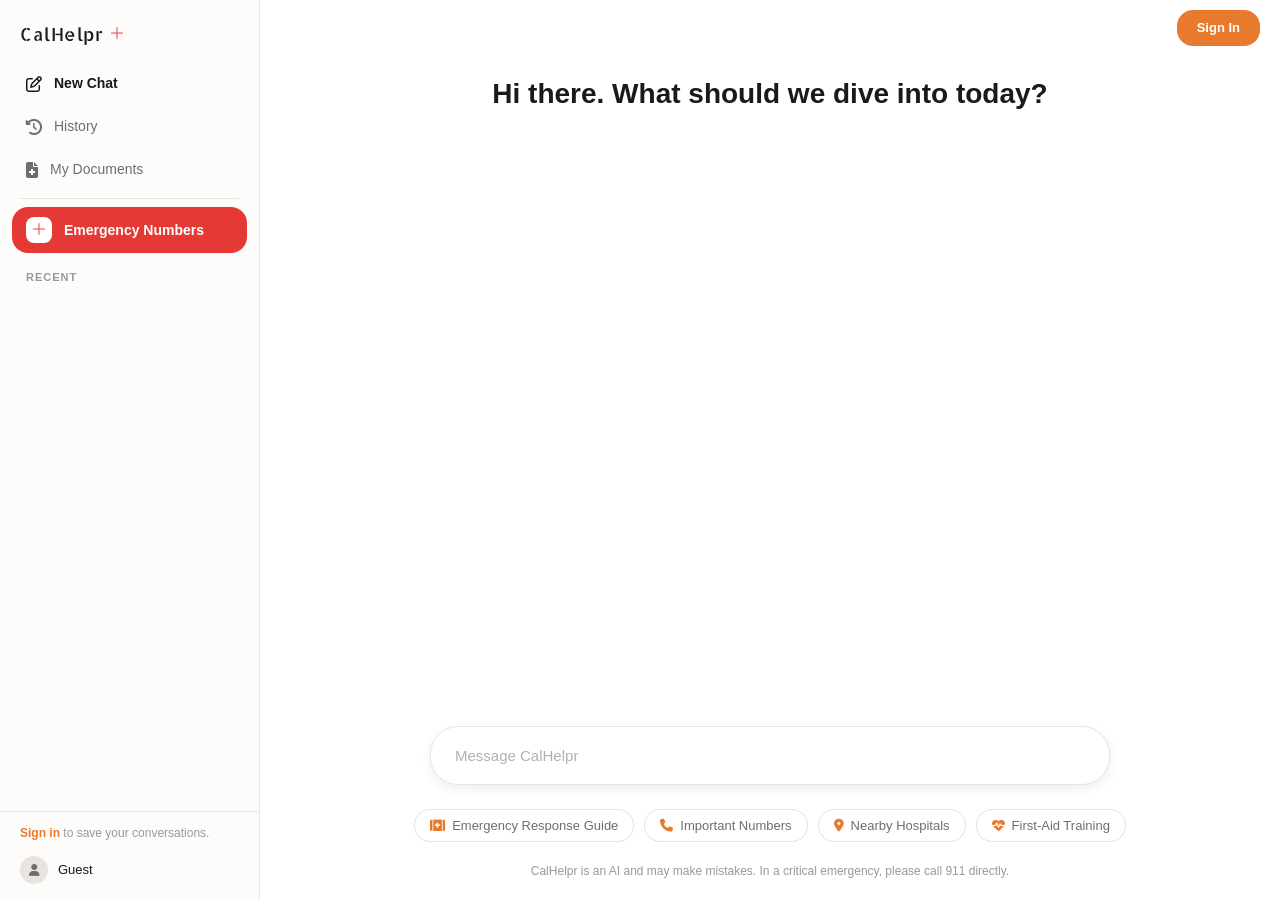
<file: frontnd/index.html>
<!DOCTYPE html>
<html lang="en-US">

<head>
    <meta charset="UTF-8">
    <meta name="viewport" content="width=device-width, initial-scale=1.0">
    <meta name="description" content="CalHelpr — AI-powered emergency guidance and first-aid assistance.">
    <title>CalHelpr — AI Assistant</title>
    <link rel="icon" type="image/png" href="favicon.png">
    <link rel="preconnect" href="https://fonts.googleapis.com">
    <link rel="preconnect" href="https://fonts.gstatic.com" crossorigin>
    <link href="https://fonts.googleapis.com/css2?family=Allerta+Stencil&display=swap" rel="stylesheet">
    <link rel="stylesheet" href="style.css">
    <link rel="stylesheet" href="https://cdnjs.cloudflare.com/ajax/libs/font-awesome/6.4.0/css/all.min.css">
    <link rel="stylesheet" href="https://cdn.jsdelivr.net/npm/bootstrap-icons/font/bootstrap-icons.css">
</head>

<body>
    <div class="app-container">
        <!-- Sidebar (Desktop) -->
        <aside class="sidebar">
            <!-- Brand -->
            <a href="index.html" class="sidebar-brand">
                <span class="brand-text">CalHelpr</span>
                <i class="bi bi-plus-lg brand-cross"></i>
            </a>

            <!-- Primary nav -->
            <nav class="sidebar-nav">
                <a href="index.html" class="nav-item active" id="nav-new-chat">
                    <i class="fa-regular fa-pen-to-square"></i>
                    <span>New Chat</span>
                </a>
                <a href="history.html" class="nav-item" id="nav-library">
                    <i class="fa-solid fa-clock-rotate-left"></i>
                    <span>History</span>
                </a>
                <a href="documents.html" class="nav-item" id="nav-documents">
                    <i class="fa-solid fa-file-medical"></i>
                    <span>My Documents</span>
                </a>
            </nav>

            <div class="sidebar-divider"></div>

            <!-- Secondary nav -->
            <nav class="sidebar-nav">
                <a href="emergency.html" class="nav-item nav-emergency" id="nav-emergency-sidebar">
                    <div class="emergency-icon">
                        <i class="bi bi-plus-lg"></i>
                    </div>
                    <span>Emergency Numbers</span>
                </a>
            </nav>

            <!-- Chat history -->
            <div class="sidebar-content">
                <p class="sidebar-section-label">Recent</p>
                <div class="chat-list">
                    <!-- <a href="#" class="chat-item">
                        <i class="fa-regular fa-message"></i>
                        <span>Heart Attack Symptoms</span>
                    </a>
                    <a href="#" class="chat-item">
                        <i class="fa-regular fa-message"></i>
                        <span>What to Do During an Earthquake</span>
                    </a>
                    <a href="#" class="chat-item">
                        <i class="fa-regular fa-message"></i>
                        <span>Emergency Kit Preparation</span>
                    </a>
                    <a href="#" class="chat-item">
                        <i class="fa-regular fa-message"></i>
                        <span>Basic First-Aid Steps</span>
                    </a> -->
                </div>
            </div>

            <!-- Sign-in prompt + guest -->
            <div class="sidebar-footer">
                <p class="sidebar-signin-prompt" id="sidebar-signin-text">
                    <a href="login.html">Sign in</a> to save your conversations.
                </p>
                <div class="user-profile">
                    <div class="avatar"><i class="fa-solid fa-user"></i></div>
                    <span id="sidebar-name">Guest</span>
                </div>
            </div>
        </aside>

        <!-- Main Content -->
        <main class="main-content">
            <header class="top-bar">
                <a href="index.html" class="mobile-logo">
                    <span class="brand-text">CalHelpr</span>
                    <i class="bi bi-plus-lg brand-cross"></i>
                </a>
                <div class="spacer"></div>
                <a href="login.html" id="sign-in-link" class="sign-in-btn">Sign In</a>
            </header>

            <div class="chat-area">
                <h1 class="welcome-text">Hi there. What should we dive into today?</h1>

                <div class="chat-messages">
                </div>

                <div class="input-container">
                    <div id="attached-document-indicator" style="display: none; padding: 6px 12px; margin-bottom: 8px; background: var(--bg-secondary); border-radius: 12px; font-size: 0.85rem; align-items: center; justify-content: space-between; border: 1px solid rgba(0,0,0,0.1);">
                        <span style="color: var(--text-secondary); display: flex; align-items: center; gap: 8px;">
                            <i class="fa-solid fa-file-pdf"></i>
                            <span id="attached-document-name"></span>
                        </span>
                        <button id="remove-attached-doc" style="background: none; border: none; cursor: pointer; color: var(--text-secondary); padding: 4px;">
                            <i class="fa-solid fa-xmark"></i>
                        </button>
                    </div>
                    <div class="input-box">
                        <input type="text" id="chat-input" placeholder="Message CalHelpr" autocomplete="off">
                    </div>
                </div>

                <div class="suggestions" style="margin-top: 0.5rem;">
                    <a target="_blank" href="https://www.phmsa.dot.gov/sites/phmsa.dot.gov/files/2024-04/ERG2024-Eng-Web-a.pdf">
                        <button class="suggestion-btn" id="sug-emergency" type="button">
                            <i class="fa-solid fa-kit-medical"></i> Emergency Response Guide
                        </button>
                    </a>
                    <a href="emergency.html">
                        <button class="suggestion-btn" id="sug-numbers" type="button">
                            <i class="fa-solid fa-phone"></i> Important Numbers
                        </button>
                    </a>
                    <a target="_blank" href="https://local.hospitalfindr.com/find-care/hospital/ca/">
                        <button class="suggestion-btn" id="sug-hospitals" type="button">
                            <i class="fa-solid fa-location-dot"></i> Nearby Hospitals
                        </button>
                    </a>
                    <a target="_blank" href="https://www.redcross.org/take-a-class?scode=PSG00000E017&&cid=generator&med=cpc&source=google&utm_source=bing&utm_medium=cpc&utm_campaign=%5BM%5D%20%7C%20FACPR%20%7C%20NonBrand%7CSearch&utm_term=aha%20cpr%20card&utm_content=Competitor">
                        <button class="suggestion-btn" id="sug-firstaid" type="button">
                            <i class="fa-solid fa-heart-pulse"></i> First-Aid Training
                        </button>
                    </a>
                </div>

                <div class="disclaimer">
                    CalHelpr is an AI and may make mistakes. In a critical emergency, please call 911 directly.
                </div>
            </div>
        </main>

        <!-- Mobile Bottom Bar -->
        <nav class="mobile-bottom-bar">
            <a href="index.html" class="bottom-bar-item" id="nav-chat">
                <i class="fa-regular fa-message"></i>
                <span>Chat</span>
            </a>
            <a href="emergency.html" class="bottom-bar-item emergency-mobile active" id="nav-emergency">
                <div class="emergency-icon-mobile">
                    <i class="bi bi-plus-lg"></i>
                </div>
                <span>Emergency</span>
            </a>
            <a href="history.html" class="bottom-bar-item" id="nav-history">
                <i class="fa-solid fa-clock-rotate-left"></i>
                <span>History</span>
            </a>
            <a href="documents.html" class="bottom-bar-item" id="nav-documents-mobile">
                <i class="fa-solid fa-file-medical"></i>
                <span>Docs</span>
            </a>
        </nav>
    </div>

    <script src="chat.js"></script>
</body>

</html>
</file>
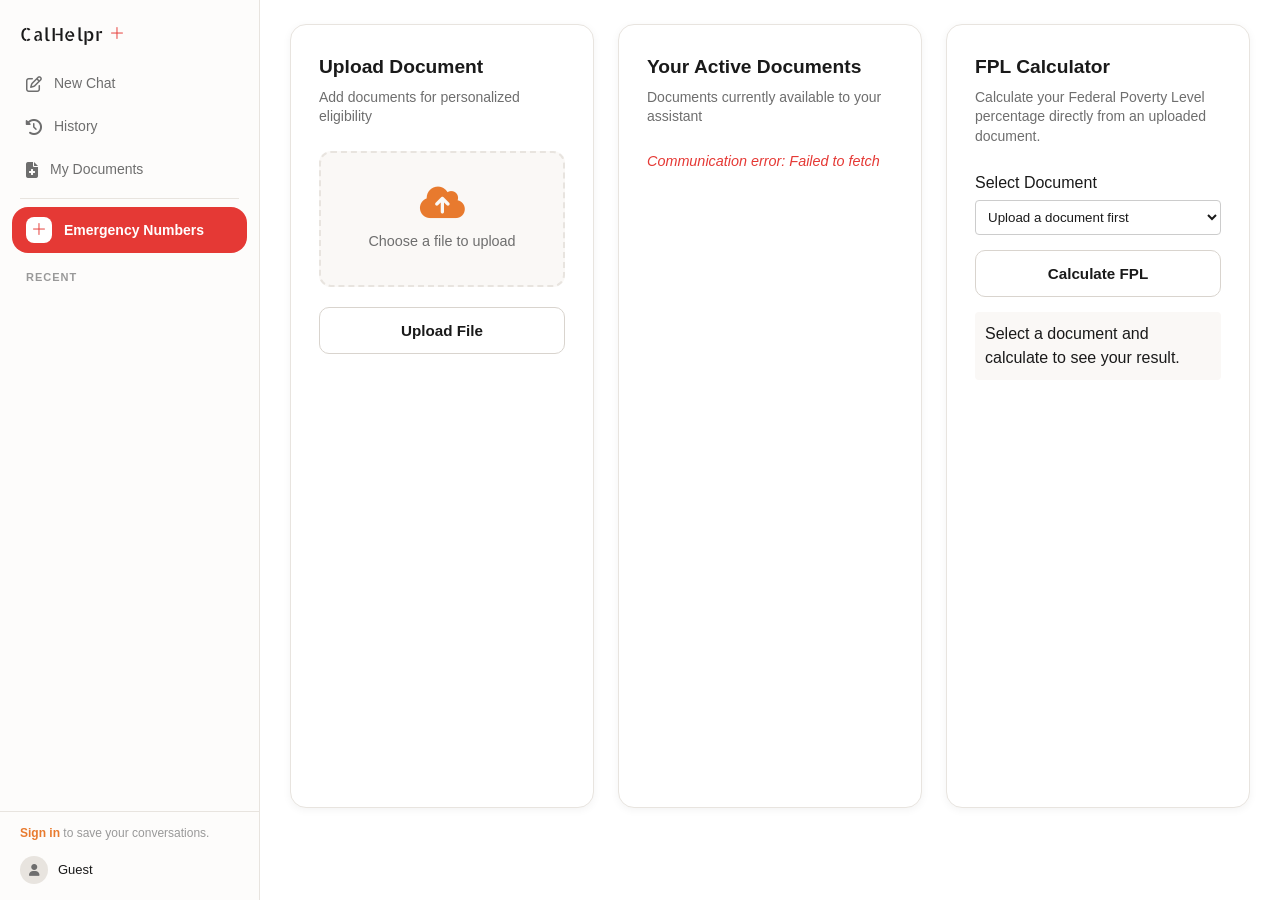
<file: frontnd/documents.html>
<!DOCTYPE html>
<html lang="en-US">
<head>
    <meta charset="UTF-8">
    <meta name="viewport" content="width=device-width, initial-scale=1.0">
    <title>Chat History — Documents</title>
    <link rel="icon" type="image/png" href="favicon.png">
    <link rel="preconnect" href="https://fonts.googleapis.com">
    <link rel="preconnect" href="https://fonts.gstatic.com" crossorigin>
    <link href="https://fonts.googleapis.com/css2?family=Allerta+Stencil&display=swap" rel="stylesheet">
    <link rel="stylesheet" href="style.css">
    <link rel="stylesheet" href="https://cdnjs.cloudflare.com/ajax/libs/font-awesome/6.4.0/css/all.min.css">
    <link rel="stylesheet" href="https://cdn.jsdelivr.net/npm/bootstrap-icons/font/bootstrap-icons.css">
</head>
<body>
    <div class="app-container">
        <aside class="sidebar">
            <a href="index.html" class="sidebar-brand">
                <span class="brand-text">CalHelpr</span>
                <i class="bi bi-plus-lg brand-cross"></i>
            </a>

            <nav class="sidebar-nav">
                <a href="index.html" class="nav-item" id="nav-new-chat">
                    <i class="fa-regular fa-pen-to-square"></i>
                    <span>New Chat</span>
                </a>
                <a href="history.html" class="nav-item" id="nav-library">
                    <i class="fa-solid fa-clock-rotate-left"></i>
                    <span>History</span>
                </a>
                <a href="documents.html" class="nav-item" id="nav-documents">
                    <i class="fa-solid fa-file-medical"></i>
                    <span>My Documents</span>
                </a>
            </nav>

            <div class="sidebar-divider"></div>

            <nav class="sidebar-nav">
                <a href="emergency.html" class="nav-item nav-emergency active" id="nav-emergency-sidebar">
                    <div class="emergency-icon">
                        <i class="bi bi-plus-lg"></i>
                    </div>
                    <span>Emergency Numbers</span>
                </a>
            </nav>

            <div class="sidebar-content">
                <p class="sidebar-section-label">Recent</p>
                <div class="chat-list">
                    </div>
            </div>

            <div class="sidebar-footer">
                <p class="sidebar-signin-prompt" id="sidebar-signin-text">
                    <a href="login.html">Sign in</a> to save your conversations.
                </p>
                <div class="user-profile">
                    <div class="avatar"><i class="fa-solid fa-user"></i></div>
                    <span id="sidebar-name">Guest</span>
                </div>
            </div>
        </aside>

    <div class="app-container">
        <main class="documents-layout">
            <section class="doc-card">
                <h3>Upload Document</h3>
                <p class="subtitle">Add documents for personalized eligibility</p>
                
                <form id="uploadForm">
                    <div class="file-drop-zone">
                        <input type="file" id="fileInput" required>
                        <label for="fileInput" class="file-label">
                            <i class="fa-solid fa-cloud-arrow-up"></i>
                            <span>Choose a file to upload</span>
                        </label>
                    </div>
                    <button type="submit" class="btn-primary">Upload File</button>
                </form>
                <div id="uploadStatus"></div>
            </section>

            <section class="doc-card">
                <h3>Your Active Documents</h3>
                <p class="subtitle">Documents currently available to your assistant</p>
                <div id="fileListContainer">
                    <p class="loading-text">Loading file manager repository...</p>
                </div>
            </section>

            <section class="doc-card">
                <h3>FPL Calculator</h3>
                <p class="subtitle">Calculate your Federal Poverty Level percentage directly from an uploaded document.</p>
                <form id="fplForm" onsubmit="calculateFPLFromDoc(event)">
                    <div style="margin-bottom: 15px;">
                        <label for="fplDocSelect" style="display:block; margin-bottom:5px;">Select Document</label>
                        <select id="fplDocSelect" required style="width:100%; padding:8px; border-radius:4px; border:1px solid #ccc; background:var(--bg-primary); color:var(--text-primary);">
                            <option value="">Upload a document first</option>
                        </select>
                    </div>
                    <button type="submit" class="btn-primary">Calculate FPL</button>
                </form>
                <div id="fplResult" style="margin-top: 15px; padding: 10px; background:var(--bg-secondary); border-radius: 4px;">
                    Select a document and calculate to see your result.
                </div>
            </section>
        </main>

        <nav class="mobile-bottom-bar">
            <a href="index.html" class="bottom-bar-item" id="nav-chat">
                <i class="fa-regular fa-message"></i>
                <span>Chat</span>
            </a>
            <a href="emergency.html" class="bottom-bar-item emergency-mobile active" id="nav-emergency">
                <div class="emergency-icon-mobile">
                    <i class="bi bi-plus-lg"></i>
                </div>
                <span>Emergency</span>
            </a>
            <a href="history.html" class="bottom-bar-item" id="nav-history">
                <i class="fa-solid fa-clock-rotate-left"></i>
                <span>History</span>
            </a>
            <a href="documents.html" class="bottom-bar-item" id="nav-documents-mobile">
                <i class="fa-solid fa-file-medical"></i>
                <span>Docs</span>
            </a>
        </nav>
    </div>

    <script src="documents.js"></script>
</body>
</html>
</file>
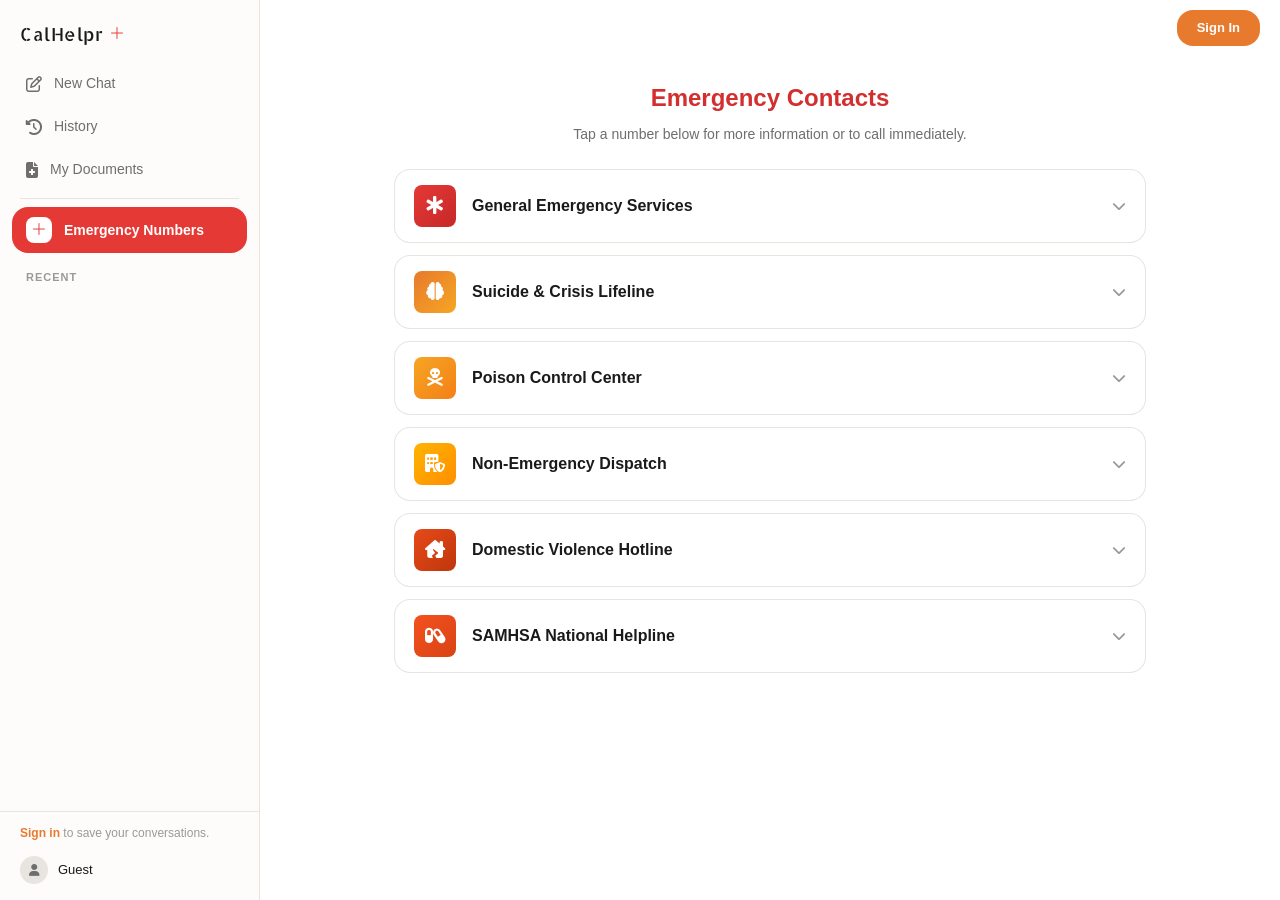
<file: frontnd/emergency.html>
<!DOCTYPE html>
<html lang="en-US">

<head>
    <meta charset="UTF-8">
    <meta name="viewport" content="width=device-width, initial-scale=1.0">
    <meta name="description" content="Emergency Numbers — Quick access to critical hotlines.">
    <title>Emergency Numbers — CalHelpr</title>
    <link rel="icon" type="image/png" href="favicon.png">
    <link rel="preconnect" href="https://fonts.googleapis.com">
    <link rel="preconnect" href="https://fonts.gstatic.com" crossorigin>
    <link href="https://fonts.googleapis.com/css2?family=Allerta+Stencil&display=swap" rel="stylesheet">
    <link rel="stylesheet" href="style.css">
    <link rel="stylesheet" href="https://cdnjs.cloudflare.com/ajax/libs/font-awesome/6.4.0/css/all.min.css">
    <link rel="stylesheet" href="https://cdn.jsdelivr.net/npm/bootstrap-icons/font/bootstrap-icons.css">
</head>

<body>
    <div class="app-container">
        <aside class="sidebar">
            <a href="index.html" class="sidebar-brand">
                <span class="brand-text">CalHelpr</span>
                <i class="bi bi-plus-lg brand-cross"></i>
            </a>

            <nav class="sidebar-nav">
                <a href="index.html" class="nav-item" id="nav-new-chat">
                    <i class="fa-regular fa-pen-to-square"></i>
                    <span>New Chat</span>
                </a>
                <a href="history.html" class="nav-item" id="nav-library">
                    <i class="fa-solid fa-clock-rotate-left"></i>
                    <span>History</span>
                </a>
                <a href="documents.html" class="nav-item" id="nav-documents">
                    <i class="fa-solid fa-file-medical"></i>
                    <span>My Documents</span>
                </a>
            </nav>

            <div class="sidebar-divider"></div>

            <nav class="sidebar-nav">
                <a href="emergency.html" class="nav-item nav-emergency active" id="nav-emergency-sidebar">
                    <div class="emergency-icon">
                        <i class="bi bi-plus-lg"></i>
                    </div>
                    <span>Emergency Numbers</span>
                </a>
            </nav>

            <div class="sidebar-content">
                <p class="sidebar-section-label">Recent</p>
                <div class="chat-list">
                    </div>
            </div>

            <div class="sidebar-footer">
                <p class="sidebar-signin-prompt" id="sidebar-signin-text">
                    <a href="login.html">Sign in</a> to save your conversations.
                </p>
                <div class="user-profile">
                    <div class="avatar"><i class="fa-solid fa-user"></i></div>
                    <span id="sidebar-name">Guest</span>
                </div>
            </div>
        </aside>

        <main class="main-content">
            <header class="top-bar">
                <a href="index.html" class="mobile-logo">
                    <span class="brand-text">CalHelpr</span>
                    <i class="bi bi-plus-lg brand-cross"></i>
                </a>
                <div class="spacer"></div>
                <a href="login.html" id="sign-in-link" class="sign-in-btn">Sign In</a>
            </header>

            <div class="emergency-page">
                <div class="emergency-header">
                    <h1 class="emergency-title">Emergency Contacts</h1>
                    <p class="emergency-subtitle">Tap a number below for more information or to call immediately.</p>
                </div>

                <div class="emergency-grid">
                    <div class="emergency-card">
                        <div class="emergency-card-header" onclick="this.parentElement.classList.toggle('expanded')">
                            <div class="emergency-card-icon general-icon">
                                <i class="fa-solid fa-star-of-life"></i>
                            </div>
                            <span class="emergency-card-title">General Emergency Services</span>
                            <i class="fa-solid fa-chevron-down emergency-card-arrow"></i>
                        </div>
                        <div class="emergency-card-body">
                            <p class="emergency-card-desc">For immediate life-threatening physical emergencies, medical trauma, fire hazards, or severe safety threats.</p>
                            <a href="tel:911" class="emergency-call-btn">
                                <i class="fa-solid fa-phone"></i> Call 911
                            </a>
                        </div>
                    </div>

                    <div class="emergency-card">
                        <div class="emergency-card-header" onclick="this.parentElement.classList.toggle('expanded')">
                            <div class="emergency-card-icon mental-icon">
                                <i class="fa-solid fa-brain"></i>
                            </div>
                            <span class="emergency-card-title">Suicide & Crisis Lifeline</span>
                            <i class="fa-solid fa-chevron-down emergency-card-arrow"></i>
                        </div>
                        <div class="emergency-card-body">
                            <p class="emergency-card-desc">Free, confidential support for individuals experiencing psychological distress or structural mental health crises.</p>
                            <a href="tel:988" class="emergency-call-btn">
                                <i class="fa-solid fa-phone"></i> Call 988
                            </a>
                        </div>
                    </div>

                    <div class="emergency-card">
                        <div class="emergency-card-header" onclick="this.parentElement.classList.toggle('expanded')">
                            <div class="emergency-card-icon poison-icon">
                                <i class="fa-solid fa-skull-crossbones"></i>
                            </div>
                            <span class="emergency-card-title">Poison Control Center</span>
                            <i class="fa-solid fa-chevron-down emergency-card-arrow"></i>
                        </div>
                        <div class="emergency-card-body">
                            <p class="emergency-card-desc">Immediate specialized assistance regarding chemical ingestion, toxicity exposure, overdose, or household hazards.</p>
                            <a href="tel:18002221222" class="emergency-call-btn">
                                <i class="fa-solid fa-phone"></i> Call 1-800-222-1222
                            </a>
                        </div>
                    </div>

                    <div class="emergency-card">
                        <div class="emergency-card-header" onclick="this.parentElement.classList.toggle('expanded')">
                            <div class="emergency-card-icon non-icon">
                                <i class="fa-solid fa-building-shield"></i>
                            </div>
                            <span class="emergency-card-title">Non-Emergency Dispatch</span>
                            <i class="fa-solid fa-chevron-down emergency-card-arrow"></i>
                        </div>
                        <div class="emergency-card-body">
                            <p class="emergency-card-desc">For reporting non-urgent security incidents, property concerns, or reaching local service operators without tying up crisis resources.</p>
                            <a href="tel:311" class="emergency-call-btn">
                                <i class="fa-solid fa-phone"></i> Call 311 (Local Services)
                            </a>
                        </div>
                    </div>

                    <div class="emergency-card">
                        <div class="emergency-card-header" onclick="this.parentElement.classList.toggle('expanded')">
                            <div class="emergency-card-icon violence-icon">
                                <i class="fa-solid fa-house-chimney-crack"></i>
                            </div>
                            <span class="emergency-card-title">Domestic Violence Hotline</span>
                            <i class="fa-solid fa-chevron-down emergency-card-arrow"></i>
                        </div>
                        <div class="emergency-card-body">
                            <p class="emergency-card-desc">Highly structured, confidential advocacy network offering immediate safety pathways and emergency housing assistance guidance.</p>
                            <a href="tel:18007997233" class="emergency-call-btn">
                                <i class="fa-solid fa-phone"></i> Call 1-800-799-7233
                            </a>
                        </div>
                    </div>

                    <div class="emergency-card">
                        <div class="emergency-card-header" onclick="this.parentElement.classList.toggle('expanded')">
                            <div class="emergency-card-icon substance-icon">
                                <i class="fa-solid fa-capsules"></i>
                            </div>
                            <span class="emergency-card-title">SAMHSA National Helpline</span>
                            <i class="fa-solid fa-chevron-down emergency-card-arrow"></i>
                        </div>
                        <div class="emergency-card-body">
                            <p class="emergency-card-desc">Free, private treatment referral options and clinical information service mapping for behavioral health or substance dependence guidance.</p>
                            <a href="tel:18006624357" class="emergency-call-btn">
                                <i class="fa-solid fa-phone"></i> Call 1-800-662-4357
                            </a>
                        </div>
                    </div>
                </div>
            </div>
        </main>

        <nav class="mobile-bottom-bar">
            <a href="index.html" class="bottom-bar-item" id="nav-chat">
                <i class="fa-regular fa-message"></i>
                <span>Chat</span>
            </a>
            <a href="emergency.html" class="bottom-bar-item emergency-mobile active" id="nav-emergency">
                <div class="emergency-icon-mobile">
                    <i class="bi bi-plus-lg"></i>
                </div>
                <span>Emergency</span>
            </a>
            <a href="history.html" class="bottom-bar-item" id="nav-history">
                <i class="fa-solid fa-clock-rotate-left"></i>
                <span>History</span>
            </a>
            <a href="documents.html" class="bottom-bar-item" id="nav-documents-mobile">
                <i class="fa-solid fa-file-medical"></i>
                <span>Docs</span>
            </a>
        </nav>
    </div>

    <script src="chat.js"></script>
</body>
</html>
</file>
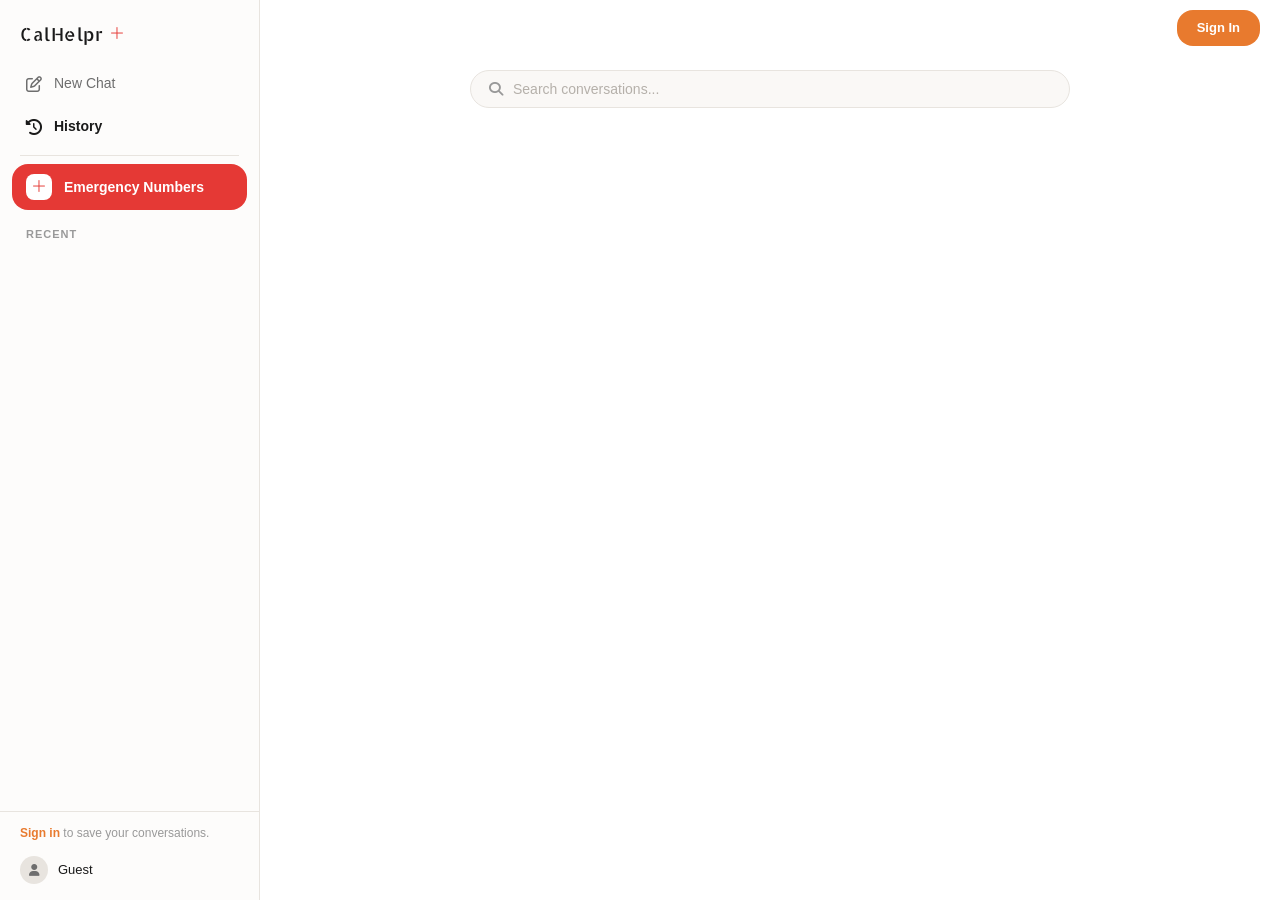
<file: frontnd/history.html>
<!DOCTYPE html>
<html lang="en-US">

<head>
    <meta charset="UTF-8">
    <meta name="viewport" content="width=device-width, initial-scale=1.0">
    <meta name="description" content="Chat History — Browse and search your past conversations with CalHelpr.">
    <title>Chat History — CalHelpr</title>
    <link rel="icon" type="image/png" href="favicon.png">
    <link rel="preconnect" href="https://fonts.googleapis.com">
    <link rel="preconnect" href="https://fonts.gstatic.com" crossorigin>
    <link href="https://fonts.googleapis.com/css2?family=Allerta+Stencil&display=swap" rel="stylesheet">
    <link rel="stylesheet" href="style.css">
    <link rel="stylesheet" href="https://cdnjs.cloudflare.com/ajax/libs/font-awesome/6.4.0/css/all.min.css">
    <link rel="stylesheet" href="https://cdn.jsdelivr.net/npm/bootstrap-icons/font/bootstrap-icons.css">
</head>

<body>
    <div class="app-container">
        <aside class="sidebar">
            <a href="index.html" class="sidebar-brand">
                <span class="brand-text">CalHelpr</span>
                <i class="bi bi-plus-lg brand-cross"></i>
            </a>

            <nav class="sidebar-nav">
                <a href="index.html" class="nav-item" id="nav-new-chat-hist">
                    <i class="fa-regular fa-pen-to-square"></i>
                    <span>New Chat</span>
                </a>
                <a href="history.html" class="nav-item active" id="nav-library-hist">
                    <i class="fa-solid fa-clock-rotate-left"></i>
                    <span>History</span>
                </a>
            </nav>

            <div class="sidebar-divider"></div>

            <nav class="sidebar-nav">
                <a href="emergency.html" class="nav-item nav-emergency" id="nav-emergency-sidebar-hist">
                    <div class="emergency-icon">
                        <i class="bi bi-plus-lg"></i>
                    </div>
                    <span>Emergency Numbers</span>
                </a>
            </nav>

            <div class="sidebar-content">
                <p class="sidebar-section-label">Recent</p>
                <div class="chat-list"></div>
            </div>

            <div class="sidebar-footer">
                <p class="sidebar-signin-prompt" id="sidebar-signin-text">
                    <a href="login.html">Sign in</a> to save your conversations.
                </p>
                <div class="user-profile">
                    <div class="avatar"><i class="fa-solid fa-user"></i></div>
                    <span id="sidebar-name">Guest</span>
                </div>
            </div>
        </aside>

        <main class="main-content">
            <header class="top-bar">
                <a href="index.html" class="mobile-logo">
                    <span class="brand-text">CalHelpr</span>
                    <i class="bi bi-plus-lg brand-cross"></i>
                </a>
                <div class="spacer"></div>
                <a href="login.html" class="sign-in-btn" id="sign-in-link-history">Sign In</a>
            </header>

            <div class="history-page">
                <div class="history-search-wrap">
                    <div class="history-search-box">
                        <i class="fa-solid fa-magnifying-glass history-search-icon"></i>
                        <input type="text" id="history-search-input" class="history-search-input"
                            placeholder="Search conversations...">
                    </div>
                </div>

                <div class="history-list" id="history-list"></div>
            </div>
        </main>

        <nav class="mobile-bottom-bar">
            <a href="index.html" class="bottom-bar-item" id="nav-chat-history">
                <i class="fa-regular fa-message"></i>
                <span>Chat</span>
            </a>
            <a href="emergency.html" class="bottom-bar-item emergency-mobile" id="nav-emergency-history">
                <div class="emergency-icon-mobile">
                    <i class="bi bi-plus-lg"></i>
                </div>
                <span>Emergency</span>
            </a>
            <a href="history.html" class="bottom-bar-item active" id="nav-history-history">
                <i class="fa-solid fa-clock-rotate-left"></i>
                <span>History</span>
            </a>
        </nav>
    </div>

    <script src="history.js"></script>
</body>

</html>
</file>
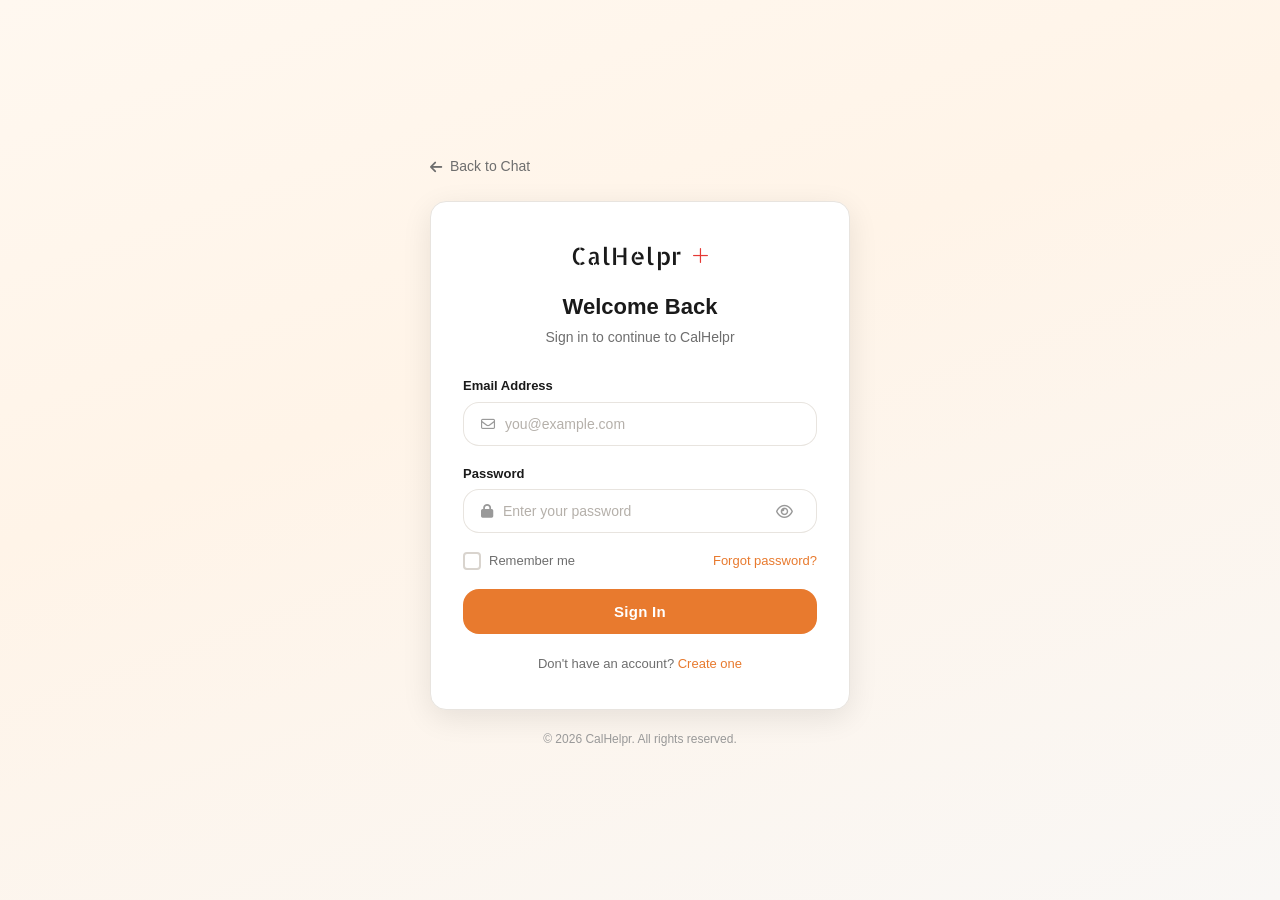
<file: frontnd/login.html>
<!DOCTYPE html>
<html lang="en-US">

<head>
    <meta charset="UTF-8">
    <meta name="viewport" content="width=device-width, initial-scale=1.0">
    <meta name="description"
        content="Sign in to CalHelpr — Access your conversation history and personalized settings.">
    <title>Sign In — CalHelpr</title>
    <link rel="icon" type="image/png" href="favicon.png">
    <link rel="preconnect" href="https://fonts.googleapis.com">
    <link rel="preconnect" href="https://fonts.gstatic.com" crossorigin>
    <link href="https://fonts.googleapis.com/css2?family=Allerta+Stencil&display=swap" rel="stylesheet">
    <link rel="stylesheet" href="style.css">
    <link rel="stylesheet" href="https://cdnjs.cloudflare.com/ajax/libs/font-awesome/6.4.0/css/all.min.css">
    <link rel="stylesheet" href="https://cdn.jsdelivr.net/npm/bootstrap-icons/font/bootstrap-icons.css">
</head>

<body class="auth-body">
    <div class="auth-wrapper">
        <!-- Back link -->
        <a href="index.html" class="auth-back-link" id="login-back">
            <i class="fa-solid fa-arrow-left"></i>
            <span>Back to Chat</span>
        </a>

        <div class="auth-card">
            <!-- Logo / Brand -->
            <div class="auth-brand">
                <a href="index.html" class="auth-logo-row">
                    <span class="brand-text brand-text-lg">CalHelpr</span>
                    <i class="bi bi-plus-lg brand-cross brand-cross-lg"></i>
                </a>
                <h1 class="auth-title">Welcome Back</h1>
                <p class="auth-subtitle">Sign in to continue to CalHelpr</p>
            </div>

            <!-- Login Form -->
            <form id="login-form" class="auth-form" action="#" method="post">
                <div class="form-group">
                    <label for="login-email" class="form-label">Email Address</label>
                    <div class="form-input-wrap">
                        <i class="fa-regular fa-envelope form-icon"></i>
                        <input type="email" id="login-email" class="form-input" placeholder="you@example.com" required
                            autocomplete="email">
                    </div>
                </div>

                <div class="form-group">
                    <label for="login-password" class="form-label">Password</label>
                    <div class="form-input-wrap">
                        <i class="fa-solid fa-lock form-icon"></i>
                        <input type="password" id="login-password" class="form-input" placeholder="Enter your password"
                            required autocomplete="current-password">
                        <button type="button" id="toggle-password" class="form-toggle-pw"
                            aria-label="Toggle password visibility">
                            <i class="fa-regular fa-eye"></i>
                        </button>
                    </div>
                </div>

                <div class="form-options">
                    <label class="form-checkbox-label">
                        <input type="checkbox" id="remember-me" class="form-checkbox">
                        <span class="form-checkbox-custom"></span>
                        <span>Remember me</span>
                    </label>
                    <a href="#" class="form-link" id="forgot-password-link">Forgot password?</a>
                </div>

                <button type="submit" id="login-submit" class="auth-submit-btn">
                    Sign In
                </button>
            </form>

            <!-- Sign-up nudge -->
            <p class="auth-switch-text">
                Don't have an account? <a href="signup.html" class="form-link" id="signup-link">Create one</a>
            </p>
        </div>

        <!-- Footer -->
        <p class="auth-footer-text">
            &copy; 2026 CalHelpr. All rights reserved.
        </p>
    </div>

    <script src="auth.js"></script>
</body>

</html>
</file>
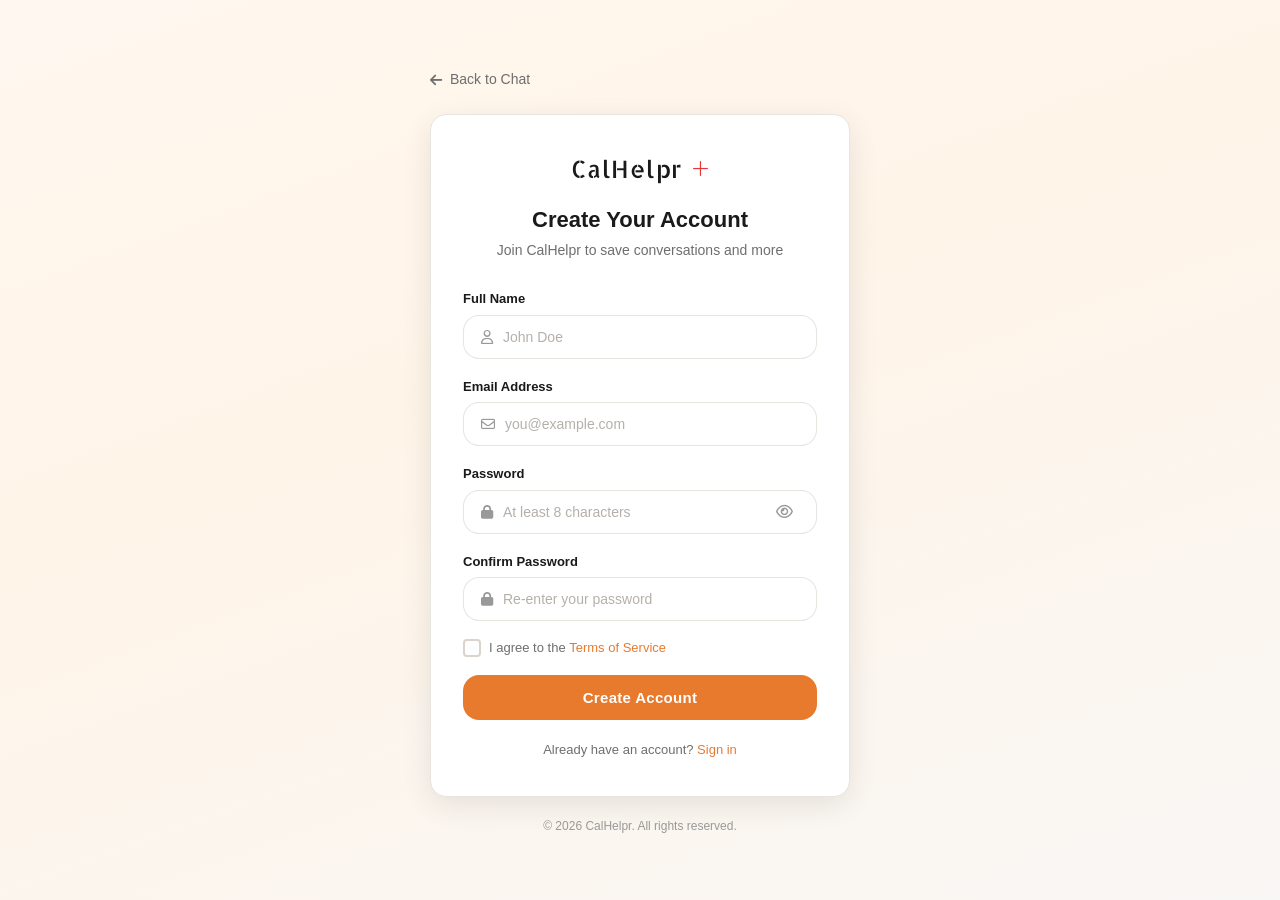
<file: frontnd/signup.html>
<!DOCTYPE html>
<html lang="en-US">

<head>
    <meta charset="UTF-8">
    <meta name="viewport" content="width=device-width, initial-scale=1.0">
    <meta name="description"
        content="Create a CalHelpr account — Save your conversations and personalize your experience.">
    <title>Sign Up — CalHelpr</title>
    <link rel="icon" type="image/png" href="favicon.png">
    <link rel="preconnect" href="https://fonts.googleapis.com">
    <link rel="preconnect" href="https://fonts.gstatic.com" crossorigin>
    <link href="https://fonts.googleapis.com/css2?family=Allerta+Stencil&display=swap" rel="stylesheet">
    <link rel="stylesheet" href="style.css">
    <link rel="stylesheet" href="https://cdnjs.cloudflare.com/ajax/libs/font-awesome/6.4.0/css/all.min.css">
    <link rel="stylesheet" href="https://cdn.jsdelivr.net/npm/bootstrap-icons/font/bootstrap-icons.css">
</head>

<body class="auth-body">
    <div class="auth-wrapper">
        <!-- Back link -->
        <a href="index.html" class="auth-back-link" id="signup-back">
            <i class="fa-solid fa-arrow-left"></i>
            <span>Back to Chat</span>
        </a>

        <div class="auth-card">
            <!-- Logo / Brand -->
            <div class="auth-brand">
                <a href="index.html" class="auth-logo-row">
                    <span class="brand-text brand-text-lg">CalHelpr</span>
                    <i class="bi bi-plus-lg brand-cross brand-cross-lg"></i>
                </a>
                <h1 class="auth-title">Create Your Account</h1>
                <p class="auth-subtitle">Join CalHelpr to save conversations and more</p>
            </div>

            <!-- Signup Form -->
            <form id="signup-form" class="auth-form" method="post">
                <div class="form-group">
                    <label for="signup-name" class="form-label">Full Name</label>
                    <div class="form-input-wrap">
                        <i class="fa-regular fa-user form-icon"></i>
                        <input type="text" id="signup-name" class="form-input" placeholder="John Doe" required
                            autocomplete="name">
                    </div>
                </div>

                <div class="form-group">
                    <label for="signup-email" class="form-label">Email Address</label>
                    <div class="form-input-wrap">
                        <i class="fa-regular fa-envelope form-icon"></i>
                        <input type="email" id="signup-email" class="form-input" placeholder="you@example.com" required
                            autocomplete="email">
                    </div>
                </div>

                <div class="form-group">
                    <label for="signup-password" class="form-label">Password</label>
                    <div class="form-input-wrap">
                        <i class="fa-solid fa-lock form-icon"></i>
                        <input type="password" id="signup-password" class="form-input"
                            placeholder="At least 8 characters" required minlength="8" autocomplete="new-password">
                        <button type="button" id="toggle-signup-password" class="form-toggle-pw"
                            aria-label="Toggle password visibility">
                            <i class="fa-regular fa-eye"></i>
                        </button>
                    </div>
                </div>

                <div class="form-group">
                    <label for="signup-confirm" class="form-label">Confirm Password</label>
                    <div class="form-input-wrap">
                        <i class="fa-solid fa-lock form-icon"></i>
                        <input type="password" id="signup-confirm" class="form-input"
                            placeholder="Re-enter your password" required minlength="8" autocomplete="new-password">
                    </div>
                </div>

                <div class="form-options">
                    <label class="form-checkbox-label">
                        <input type="checkbox" id="agree-terms" class="form-checkbox" required>
                        <span class="form-checkbox-custom"></span>
                        <span>I agree to the <a href="#" class="form-link">Terms of Service</a></span>
                    </label>
                </div>

                <button type="submit" id="signup-submit" class="auth-submit-btn">
                    Create Account
                </button>
            </form>

            <!-- Login nudge -->
            <p class="auth-switch-text">
                Already have an account? <a href="login.html" class="form-link" id="login-link">Sign in</a>
            </p>
        </div>

        <!-- Footer -->
        <p class="auth-footer-text">
            &copy; 2026 CalHelpr. All rights reserved.
        </p>
    </div>

    <script src="auth.js"></script>
</body>

</html>
</file>
<file: frontnd/style.css>
/* =============================================
   CaHelpr — Master Stylesheet
   Orange/Yellow/Red warm theme on white base.
   Aino Headline font loaded locally.
============================================= */

:root {
    --bg-color: #ffffff;
    --bg-secondary: #faf8f6;
    --sidebar-bg: #fdfcfb;
    --border-color: #e8e4df;
    --border-light: #f0ece8;
    --text-primary: #1a1a1a;
    --text-secondary: #6e6e6e;
    --text-muted: #999;
    --hover-bg: #f5f0eb;
    --emergency-bg: #e53935;
    --emergency-text: #ffffff;
    --emergency-hover: #d32f2f;
    --accent: #e87a2e;
    --accent-hover: #d46a1f;
    --accent-glow: rgba(232, 122, 46, 0.15);
    --accent-warm: #f5a623;
    --input-bg: #ffffff;
    --input-border: #d9d4ce;
    --shadow-sm: 0 2px 8px rgba(0,0,0,0.05);
    --shadow-md: 0 4px 12px rgba(0,0,0,0.07);
    --shadow-lg: 0 8px 30px rgba(0,0,0,0.09);
    --radius-sm: 8px;
    --radius-md: 16px;
    --radius-lg: 20px;
    --radius-xl: 24px;
    --radius-full: 50%;
    --clip-path-squircle: polygon(0px 32px,.078px 20.2712px,.3127px 16.0785px,.7058px 13.0122px,1.2605px 10.5458px,1.9817px 8.4842px,2.8766px 6.7314px,3.9554px 5.233px,5.233px 3.9554px,6.7314px 2.8766px,8.4842px 1.9817px,10.5458px 1.2605px,13.0122px .7058px,16.0785px .3127px,20.2712px .078px,32px 0px, calc(100% - 32px) 0px, calc(100% - 19.9074px) .0896px, calc(100% - 15.5906px) .3591px, calc(100% - 12.4422px) .8109px, calc(100% - 9.9208px) 1.4493px, calc(100% - 7.8262px) 2.2809px, calc(100% - 6.0604px) 3.3157px, calc(100% - 4.5682px) 4.5682px, calc(100% - 3.3157px) 6.0604px, calc(100% - 2.2809px) 7.8262px, calc(100% - 1.4493px) 9.9208px, calc(100% - .8109px) 12.4422px, calc(100% - .3591px) 15.5906px, calc(100% - .0896px) 19.9074px,100% 32px,100% calc(100% - 32px) , calc(100% - .0896px) calc(100% - 19.9074px) , calc(100% - .3591px) calc(100% - 15.5906px) , calc(100% - .8109px) calc(100% - 12.4422px) , calc(100% - 1.4493px) calc(100% - 9.9208px) , calc(100% - 2.2809px) calc(100% - 7.8262px) , calc(100% - 3.3157px) calc(100% - 6.0604px) , calc(100% - 4.5682px) calc(100% - 4.5682px) , calc(100% - 6.0604px) calc(100% - 3.3157px) , calc(100% - 7.8262px) calc(100% - 2.2809px) , calc(100% - 9.9208px) calc(100% - 1.4493px) , calc(100% - 12.4422px) calc(100% - .8109px) , calc(100% - 15.5906px) calc(100% - .3591px) , calc(100% - 19.9074px) calc(100% - .0896px) , calc(100% - 32px) 100%,32px 100%,19.9074px calc(100% - .0896px) ,15.5906px calc(100% - .3591px) ,12.4422px calc(100% - .8109px) ,9.9208px calc(100% - 1.4493px) ,7.8262px calc(100% - 2.2809px) ,6.0604px calc(100% - 3.3157px) ,4.5682px calc(100% - 4.5682px) ,3.3157px calc(100% - 6.0604px) ,2.2809px calc(100% - 7.8262px) ,1.4493px calc(100% - 9.9208px) ,.8109px calc(100% - 12.4422px) ,.3591px calc(100% - 15.5906px) ,.0896px calc(100% - 19.9074px) ,0px calc(100% - 32px) ,0px calc(100% - 32px) ,0px calc(92.3077% - 27.0769px) ,0px calc(84.6154% - 22.1538px) ,0px calc(76.9231% - 17.2308px) ,0px calc(69.2308% - 12.3077px) ,0px calc(61.5385% - 7.3846px) ,0px calc(53.8462% - 2.4615px) ,0px calc(46.1538% + 2.4615px) ,0px calc(38.4615% + 7.3846px) ,0px calc(30.7692% + 12.3077px) ,0px calc(23.0769% + 17.2308px) ,0px calc(15.3846% + 22.1538px) ,0px calc(7.6923% + 27.0769px) ,0px 32px);
    --bottom-bar-h: 68px;
    --safe-bottom: env(safe-area-inset-bottom, 0px);
    --font-brand: 'Allerta Stencil', Georgia, serif;
    --font-body: 'Inter', -apple-system, BlinkMacSystemFont, 'Segoe UI', Roboto, sans-serif;
}

/* ---------- Reset ---------- */
*,*::before,*::after{box-sizing:border-box;margin:0;padding:0}
html{-webkit-text-size-adjust:100%;-webkit-tap-highlight-color:transparent}
body{font-family:var(--font-body);background:var(--bg-color);color:var(--text-primary);display:flex;height:100vh;height:100dvh;overflow:hidden;line-height:1.5}
a{color:inherit;text-decoration:none}
button,input{font-family:inherit}
.hidden{display:none!important}

/* ---------- Brand ---------- */
.brand-text{font-family:var(--font-brand);font-size:18px;color:var(--text-primary);letter-spacing:0.5px}
.brand-cross{color:var(--emergency-bg);font-size:16px;font-weight:700;margin-left:4px}
.brand-text-lg{font-size:24px}
.brand-cross-lg{font-size:20px;margin-left:6px}

/* ---------- App Container ---------- */
.app-container{display:flex;width:100%;height:100%;position:relative}

/* ============================================
   SIDEBAR
============================================ */
.sidebar{width:260px;background:var(--sidebar-bg);border-right:1px solid var(--border-color);display:flex;flex-direction:column;flex-shrink:0}

.sidebar-brand{display:flex;align-items:center;padding:20px 20px 16px;gap:2px}

.sidebar-nav{display:flex;flex-direction:column;gap:2px;padding:0 12px}

.nav-item{display:flex;align-items:center;gap:12px;padding:10px 14px;border-radius:var(--radius-md);font-size:14px;font-weight:500;color:var(--text-secondary);cursor:pointer;transition:background .15s,color .15s}
.nav-item:hover{background:var(--hover-bg);color:var(--text-primary)}
.nav-item.active{color:var(--text-primary);font-weight:600}
.nav-item i:not(.bi){font-size:16px}

.nav-emergency{background:var(--emergency-bg);color:#fff;font-weight:600}
.nav-emergency:hover{background:var(--emergency-hover);color:#fff}
.nav-item.nav-emergency, .nav-item.nav-emergency:hover {color: #ffffff !important;}
.nav-item.nav-emergency .emergency-icon i,
.nav-item.nav-emergency.active .emergency-icon i,
.nav-item.nav-emergency .emergency-icon .bi,
.nav-item.nav-emergency.active .emergency-icon .bi {
    color: var(--emergency-bg) !important;
    display: inline-block !important;
    margin: 0 !important;
    padding: 0 !important;
}
.sidebar-divider{height:1px;background:var(--border-color);margin:8px 20px}

.sidebar-content{flex:1;overflow-y:auto;padding:4px 12px}

.sidebar-section-label{font-size:11px;font-weight:700;text-transform:uppercase;letter-spacing:1px;color:var(--text-muted);padding:12px 14px 4px}

.chat-list{display:flex;flex-direction:column;gap:2px}
.chat-item{display:flex;align-items:center;gap:12px;padding:9px 14px;border-radius:var(--radius-md);cursor:pointer;font-size:13px;color:var(--text-secondary);transition:background .15s;text-decoration:none}
.chat-item:hover{background:var(--hover-bg);color:var(--text-primary)}
.chat-item i{font-size:14px;flex-shrink:0}

.emergency-icon{display:flex;align-items:center;justify-content:center;width:26px;height:26px;background:#fff;color:var(--emergency-bg);border-radius:8px;font-size:16px;font-weight:700;flex-shrink:0}

.sidebar-footer{padding:12px 16px;border-top:1px solid var(--border-color);display:flex;flex-direction:column;gap:10px}
.sidebar-signin-prompt{font-size:12px;color:var(--text-muted);padding:0 4px}
.sidebar-signin-prompt a{color:var(--accent);font-weight:600}
.sidebar-signin-prompt a:hover{text-decoration:underline}

.user-profile{display:flex;align-items:center;gap:10px;font-size:13px;font-weight:500;color:var(--text-primary);padding:4px}
.avatar{width:28px;height:28px;background:var(--border-color);border-radius:var(--radius-full);display:flex;align-items:center;justify-content:center;color:var(--text-secondary);font-size:12px}

/* ============================================
   MAIN CONTENT & CHAT AREA FIXES
============================================ */
.main-content{flex:1;display:flex;flex-direction:column;position:relative;background:var(--bg-color);min-width:0;height:100vh;}

.top-bar{height:56px;display:flex;align-items:center;padding:0 20px;justify-content:space-between;flex-shrink:0}
.mobile-logo{display:none;align-items:center;gap:2px}
.spacer{flex:1}

.sign-in-btn{display:inline-flex;align-items:center;background:var(--accent);color:#fff;border:none;padding:8px 20px;border-radius:var(--radius-md);font-size:13px;font-weight:600;cursor:pointer;transition:background .2s;white-space:nowrap}
.sign-in-btn:hover{background:var(--accent-hover)}

.chat-area{flex:1;display:flex;flex-direction:column;align-items:center;justify-content:flex-start;padding:20px;max-width:800px;margin:0 auto;width:100%;height:calc(100vh - 56px);overflow:hidden;}
.welcome-text{font-size:28px;font-weight:700;margin-bottom:24px;color:var(--text-primary);text-align:center;line-height:1.3;flex-shrink:0;}

.chat-messages{flex: 1; width: 100%; max-width: 680px; overflow-y: auto; display: flex; flex-direction: column; gap: 1rem; margin-bottom: 1rem; padding-right: 6px;}

.input-container{width:100%;max-width:680px;margin-bottom:16px;flex-shrink:0;}

.input-box{display:flex;align-items:center;background:var(--input-bg);border-radius:28px;padding:6px 20px;box-shadow:var(--shadow-md);border:1px solid var(--border-color);transition:border-color .2s,box-shadow .2s}
.input-box:focus-within{border-color:var(--accent);box-shadow:0 4px 16px var(--accent-glow)}
.input-box input{flex:1;background:transparent;border:none;padding:14px 4px;font-size:15px;outline:none;color:var(--text-primary);min-width:0}
.input-box input::placeholder{color:#b5b0aa}

.suggestions{display:flex;flex-wrap:wrap;gap:10px;justify-content:center;margin-top:10px;flex-shrink:0;}
.suggestion-btn{background:var(--bg-color);border:none;padding:9px 16px;border-radius:var(--radius-md);font-size:13px;font-weight:500;color:var(--text-secondary);cursor:pointer;transition:all .2s;display:flex;align-items:center;gap:7px;box-shadow:inset 0 0 0 1px var(--border-color);white-space:nowrap}
.suggestion-btn:hover{background:var(--hover-bg);color:var(--text-primary);border-color:var(--input-border)}
.suggestion-btn i{color:var(--accent)}

.disclaimer{font-size:12px;color:var(--text-muted);margin-top:20px;text-align:center;width:100%;padding:0 20px;flex-shrink:0;}
.chat-item.active {
   background-color: var(--hover-bg);   
   color: var(--text-primary);
   font-weight: 500;
   border-left: 3px solid var(--accent);
}

/* ============================================
   MOBILE BOTTOM BAR
============================================ */
.mobile-bottom-bar{display:none;position:fixed;bottom:0;left:0;width:100%;background:var(--bg-color);border-top:1px solid var(--border-color);height:calc(var(--bottom-bar-h) + var(--safe-bottom));padding-bottom:var(--safe-bottom);justify-content:space-around;align-items:flex-end;z-index:100}

.bottom-bar-item{display:flex;flex-direction:column;align-items:center;justify-content:flex-end;gap:6px;color:var(--text-muted);font-size:12px;font-weight:500;flex:1;padding-bottom:12px;transition:color .2s;-webkit-tap-highlight-color:transparent;text-decoration:none}
.bottom-bar-item.active{color:var(--accent);font-weight:600}
.bottom-bar-item i:not(.bi){font-size:24px}

.emergency-mobile{color:var(--emergency-bg);font-weight:700}
.emergency-mobile.active{color:var(--emergency-bg)}
.emergency-icon-mobile{width:48px;height:48px;background:var(--emergency-bg);color:#fff;border-radius:var(--radius-md);display:flex;align-items:center;justify-content:center;box-shadow:0 4px 14px rgba(229,57,53,0.4)}
.emergency-icon-mobile .bi{font-size:24px;font-weight:700}

/* ============================================
   AUTH PAGES (Login & Signup)
============================================ */
.auth-body{display:flex;align-items:center;justify-content:center;background:linear-gradient(160deg,#fff8f0 0%,#fff4e8 40%,#f9f7f5 100%);min-height:100vh;min-height:100dvh;overflow-y:auto;padding:24px 20px}

.auth-wrapper{display:flex;flex-direction:column;align-items:center;width:100%;max-width:420px;gap:20px}
.auth-back-link{display:flex;align-items:center;gap:8px;align-self:flex-start;font-size:14px;font-weight:500;color:var(--text-secondary);transition:color .2s;padding:4px 0}
.auth-back-link:hover{color:var(--accent)}

.auth-card{width:100%;background:var(--bg-color);border-radius:var(--radius-md);box-shadow:var(--shadow-lg);padding:36px 32px;border:1px solid var(--border-color);animation:authIn .4s ease-out}
@keyframes authIn{from{opacity:0;transform:translateY(16px)}to{opacity:1;transform:translateY(0)}}

.auth-brand{text-align:center;margin-bottom:28px}
.auth-logo-row{display:flex;align-items:center;justify-content:center;gap:2px;margin-bottom:16px}
.auth-title{font-size:22px;font-weight:700;margin-bottom:4px;color:var(--text-primary)}
.auth-subtitle{font-size:14px;color:var(--text-secondary)}

.auth-form{display:flex;flex-direction:column;gap:18px}
.form-group{display:flex;flex-direction:column;gap:6px}
.form-label{font-size:13px;font-weight:600;color:var(--text-primary)}
.form-input-wrap{display:flex;align-items:center;border:none;border-radius:var(--radius-md);padding:2px 18px;gap:10px;background:var(--bg-color);box-shadow:inset 0 0 0 1px var(--border-color);transition:box-shadow .2s}
.form-input-wrap:focus-within{box-shadow:inset 0 0 0 1px var(--accent), 0 0 0 3px var(--accent-glow)}
.form-icon{color:var(--text-muted);font-size:14px;flex-shrink:0}
.form-input{flex:1;border:none;outline:none;padding:12px 0;font-size:14px;background:transparent;color:var(--text-primary);min-width:0}
.form-input::placeholder{color:#b5b0aa}

.form-toggle-pw{background:transparent;border:none;cursor:pointer;color:var(--text-muted);font-size:15px;display:flex;align-items:center;padding:6px;transition:color .2s;flex-shrink:0}
.form-toggle-pw:hover{color:var(--text-primary)}

.form-options{display:flex;justify-content:space-between;align-items:center;font-size:13px;flex-wrap:wrap;gap:8px}
.form-checkbox-label{display:flex;align-items:center;gap:8px;cursor:pointer;color:var(--text-secondary);user-select:none;font-size:13px;line-height:1.4}
.form-checkbox{display:none}
.form-checkbox-custom{width:18px;height:18px;border:2px solid var(--input-border);border-radius:4px;display:flex;align-items:center;justify-content:center;transition:background .2s,border-color .2s;flex-shrink:0}
.form-checkbox:checked+.form-checkbox-custom{background:var(--accent);border-color:var(--accent)}
.form-checkbox:checked+.form-checkbox-custom::after{content:'✓';color:#fff;font-size:12px;font-weight:700;line-height:1}

.form-link{color:var(--accent);font-weight:500;transition:color .2s}
.form-link:hover{color:var(--accent-hover);text-decoration:underline}

.auth-submit-btn{width:100%;padding:14px;background:var(--accent);color:#fff;border:none;border-radius:var(--radius-md);font-size:15px;font-weight:600;cursor:pointer;transition:background .2s,transform .15s;letter-spacing:.3px}
.auth-submit-btn:hover{background:var(--accent-hover);transform:translateY(-1px)}
.auth-submit-btn:active{transform:translateY(0);opacity:.85}

.auth-switch-text{text-align:center;font-size:13px;color:var(--text-secondary);margin-top:20px}
.auth-footer-text{font-size:12px;color:var(--text-muted)}

/* ============================================
   HISTORY PAGE
============================================ */
.history-page{flex:1;display:flex;flex-direction:column;overflow-y:auto;padding:0 24px 24px}
.history-search-wrap{position:sticky;top:0;background:var(--bg-color);padding:14px 0;z-index:10}
.history-search-box{display:flex;align-items:center;background:var(--bg-secondary);border:1px solid var(--border-color);border-radius:30px;padding:10px 18px;gap:10px;max-width:600px;margin:0 auto;transition:border-color .2s,box-shadow .2s}
.history-search-box:focus-within{border-color:var(--accent);box-shadow:0 0 0 3px var(--accent-glow);background:var(--bg-color)}
.history-search-icon{color:var(--text-muted);font-size:14px;flex-shrink:0}
.history-search-input{flex:1;border:none;outline:none;background:transparent;font-size:14px;color:var(--text-primary);min-width:0}
.history-search-input::placeholder{color:#b5b0aa}

.history-list{max-width:600px;margin:0 auto;width:100%;display:flex;flex-direction:column;gap:4px}
.history-date-group{margin-bottom:4px}
.history-date-label{font-size:11px;font-weight:700;text-transform:uppercase;letter-spacing:1px;color:var(--text-muted);padding:14px 4px 6px}

.history-item{display:flex;align-items:center;gap:12px;padding:12px 14px;border-radius:var(--radius-md);cursor:pointer;transition:background .15s;text-decoration:none;color:inherit}
.history-item:hover{background:var(--hover-bg)}
.history-item:active{background:var(--border-color)}
.history-item-icon{flex-shrink:0;width:36px;height:36px;border-radius:var(--radius-sm);background:var(--bg-secondary);border:1px solid var(--border-light);display:flex;align-items:center;justify-content:center;color:var(--text-muted);font-size:15px}
.history-item-body{flex:1;min-width:0;display:flex;flex-direction:column;gap:2px}
.history-item-title{font-size:14px;font-weight:600;color:var(--text-primary);white-space:nowrap;overflow:hidden;text-overflow:ellipsis}
.history-item-preview{font-size:12px;color:var(--text-muted);white-space:nowrap;overflow:hidden;text-overflow:ellipsis}
.history-item-time{flex-shrink:0;font-size:11px;color:var(--text-muted);white-space:nowrap}

/* ============================================
   EMERGENCY PAGE
============================================ */
.emergency-page{flex:1;display:flex;flex-direction:column;overflow-y:auto;padding:24px;max-width:800px;margin:0 auto;width:100%}
.emergency-header{margin-bottom:24px;text-align:center}
.emergency-title{font-size:24px;font-weight:700;color:var(--emergency-hover);margin-bottom:8px}
.emergency-subtitle{font-size:14px;color:var(--text-secondary)}

.emergency-grid{display:flex;flex-direction:column;gap:12px}
.emergency-card{background:var(--bg-color);border:none;border-radius:var(--radius-md);overflow:hidden;transition:all .2s;box-shadow:inset 0 0 0 1px var(--border-color)}
.emergency-card:hover{box-shadow:inset 0 0 0 1px var(--input-border)}
.emergency-card.expanded{box-shadow:inset 0 0 0 1px var(--emergency-bg);background:var(--bg-color)}

.emergency-card-header{display:flex;align-items:center;padding:16px 20px;gap:16px;cursor:pointer;user-select:none;background:transparent}
.emergency-card-icon{width:42px;height:42px;border-radius:var(--radius-sm);display:flex;align-items:center;justify-content:center;font-size:18px;color:#fff;flex-shrink:0}
.general-icon{background:linear-gradient(135deg, #e53935, #c62828)}
.mental-icon{background:linear-gradient(135deg, var(--accent), var(--accent-warm))}
.poison-icon{background:linear-gradient(135deg, #f5a623, #f57f17)}
.non-icon{background:linear-gradient(135deg, #ffb300, #ff8f00)}
.violence-icon{background:linear-gradient(135deg, #e64a19, #bf360c)}
.substance-icon{background:linear-gradient(135deg, #f4511e, #d84315)}

.emergency-card-title{flex:1;font-size:16px;font-weight:600;color:var(--text-primary)}
.emergency-card-arrow{color:var(--text-muted);font-size:14px;transition:transform .3s}
.emergency-card.expanded .emergency-card-arrow{transform:rotate(180deg)}

.emergency-card-body{display:none;padding:0 20px 20px 20px;border-top:1px solid var(--border-color);margin-top:0;padding-top:16px;background:transparent}
.emergency-card.expanded .emergency-card-body{display:block;animation:fadeIn .3s ease-out}
@keyframes fadeIn{from{opacity:0;transform:translateY(-5px)}to{opacity:1;transform:translateY(0)}}

.emergency-card-desc{font-size:14px;color:var(--text-secondary);margin-bottom:16px;line-height:1.5}
.emergency-call-btn{display:inline-flex;align-items:center;justify-content:center;gap:8px;background:linear-gradient(135deg, var(--emergency-bg), var(--accent));color:#fff;padding:12px 24px;border-radius:var(--radius-md);font-size:15px;font-weight:600;text-decoration:none;transition:opacity .2s,transform .15s;width:100%;box-shadow:var(--shadow-sm)}
.emergency-call-btn:hover{opacity:.92;transform:translateY(-1px)}
.emergency-call-btn:active{transform:translateY(0);opacity:.85}
/* ============================================
   RESPONSIVE
============================================ */
@media(max-width:768px){
    .sidebar{display:none}
    .mobile-logo{display:flex}
    .mobile-bottom-bar{display:flex}
    .main-content{padding-bottom:calc(var(--bottom-bar-h) + var(--safe-bottom)); height: 100vh;}
    .top-bar{height:60px;padding:0 20px}
    .sign-in-btn{padding:8px 20px;font-size:14px}
    
    .chat-area{
        padding: 15px;
        justify-content: flex-start;
        height: calc(100vh - 60px - var(--bottom-bar-h) - var(--safe-bottom));
    }
    
    .welcome-text{font-size:24px;margin-bottom:16px;padding:0 12px}
    .input-box{padding:6px 18px;border-radius:28px}
    .input-box input{padding:14px 4px;font-size:16px}
    .suggestions{gap:8px;margin-top:12px}
    .suggestion-btn{padding:10px 14px;font-size:13px;gap:6px}
    .disclaimer{margin-top:16px;font-size:11px}
    .history-page{padding:0 16px calc(var(--bottom-bar-h) + var(--safe-bottom) + 8px)}
    .history-search-wrap{padding:12px 0}
    .history-search-box{padding:10px 16px}
    .history-item{padding:14px 12px;gap:12px}
    .history-item-icon{width:40px;height:40px;font-size:16px}
    .history-item-title{font-size:15px}
    .history-item-preview{font-size:13px}
    .history-item-time{font-size:12px}
    .brand-text{font-size:20px}
    .brand-cross{font-size:18px}
    .auth-body{padding:20px 16px}
    .auth-wrapper{gap:16px}
    .auth-card{padding:32px 24px}
    .auth-brand{margin-bottom:24px}
    .auth-form{gap:16px}
    
    .emergency-page{padding:16px 16px calc(var(--bottom-bar-h) + var(--safe-bottom) + 16px)}
    .emergency-title{font-size:22px}
    .emergency-card-header{padding:14px 16px;gap:12px}
    .emergency-card-icon{width:36px;height:36px;font-size:16px}
    .emergency-card-title{font-size:15px}
    .emergency-card-body{padding:0 16px 16px 16px}
    .emergency-call-btn{padding:14px;font-size:16px}
}

@media(max-width:420px){
    .welcome-text{font-size:22px;margin-bottom:16px}
    .suggestion-btn{padding:8px 12px;font-size:12px}
    .auth-card{padding:28px 20px;border-radius:var(--radius-md)}
    .auth-title{font-size:20px}
    .auth-subtitle{font-size:14px}
    .form-input{font-size:16px;padding:12px 0}
    .auth-submit-btn{padding:14px;font-size:15px}
}

/* =============================================
   Documents Workspace Layout
============================================= */
.documents-layout {
   display: grid;
   grid-template-columns: repeat(auto-fit, minmax(300px, 1fr));
   gap: 24px;
   max-width: 1000px;
   margin: 0 auto;
   padding: 24px 20px calc(var(--bottom-bar-h) + var(--safe-bottom) + 24px);
}

.doc-card {
   background: var(--bg-color);
   border: 1px solid var(--border-color);
   border-radius: 16px;
   padding: 28px;
   box-shadow: var(--shadow-sm);
}

.doc-card h3 {
   margin: 0 0 6px 0;
   color: var(--text-primary);
   font-size: 1.2rem;
   font-weight: 600;
}

.doc-card .subtitle {
   margin: 0 0 24px 0;
   color: var(--text-secondary);
   font-size: 0.875rem;
   line-height: 1.4;
}

.file-drop-zone {
   position: relative;
   border: 2px dashed var(--border-color);
   background: var(--bg-secondary);
   border-radius: 12px;
   padding: 32px 20px;
   text-align: center;
   margin-bottom: 20px;
   transition: border-color 0.2s ease, background-color 0.2s ease;
}

.file-drop-zone:hover {
   border-color: var(--accent);
   background: var(--hover-bg);
}

.file-drop-zone input[type="file"] {
   position: absolute;
   width: 100%;
   height: 100%;
   top: 0;
   left: 0;
   opacity: 0;
   cursor: pointer;
}

.file-label {
   display: flex;
   flex-direction: column;
   align-items: center;
   gap: 10px;
   color: var(--text-secondary);
   cursor: pointer;
}

.file-label i {
   font-size: 2.25rem;
   color: var(--accent);
}

.file-label span {
   font-size: 0.9rem;
   font-weight: 500;
}

.btn-primary {
   background: transparent;
   color: var(--text-primary);
   border: 1px solid var(--input-border);
   padding: 14px;
   border-radius: 10px;
   width: 100%;
   font-size: 0.95rem;
   cursor: pointer;
   font-weight: 600;
   transition: background-color 0.2s ease, border-color 0.2s ease, box-shadow 0.2s ease;
}

.btn-primary:hover {
   background: var(--hover-bg);
   border-color: var(--border-color);
}

.btn-primary:focus-visible {
   outline: 2px solid var(--accent);
   box-shadow: var(--accent-glow);
}

.file-item {
   display: flex;
   align-items: center;
   gap: 14px;
   padding: 14px 18px;
   background: var(--bg-secondary);
   border: 1px solid var(--border-light);
   border-radius: 10px;
   margin-bottom: 12px;
   transition: border-color 0.2s ease;
}

.file-item:hover {
   border-color: var(--border-color);
}

.file-item i {
   color: var(--accent);
   font-size: 1.15rem;
}

.file-name {
   flex: 1;
   font-weight: 500;
   font-size: 0.925rem;
   color: var(--text-primary);
   word-break: break-all;
}

#uploadStatus {
   margin-top: 14px;
   font-weight: 600;
   font-size: 0.9rem;
}

.loading-text, 
.empty-text {
   color: var(--text-muted);
   font-style: italic;
   font-size: 0.9rem;
   margin: 8px 0;
}

@media (max-width: 768px) {
   .documents-layout {
       grid-template-columns: 1fr;
       gap: 16px;
       padding: 16px 16px calc(var(--bottom-bar-h) + var(--safe-bottom) + 16px);
   }
   
   .doc-card {
       padding: 20px;
   }
}
</file>
